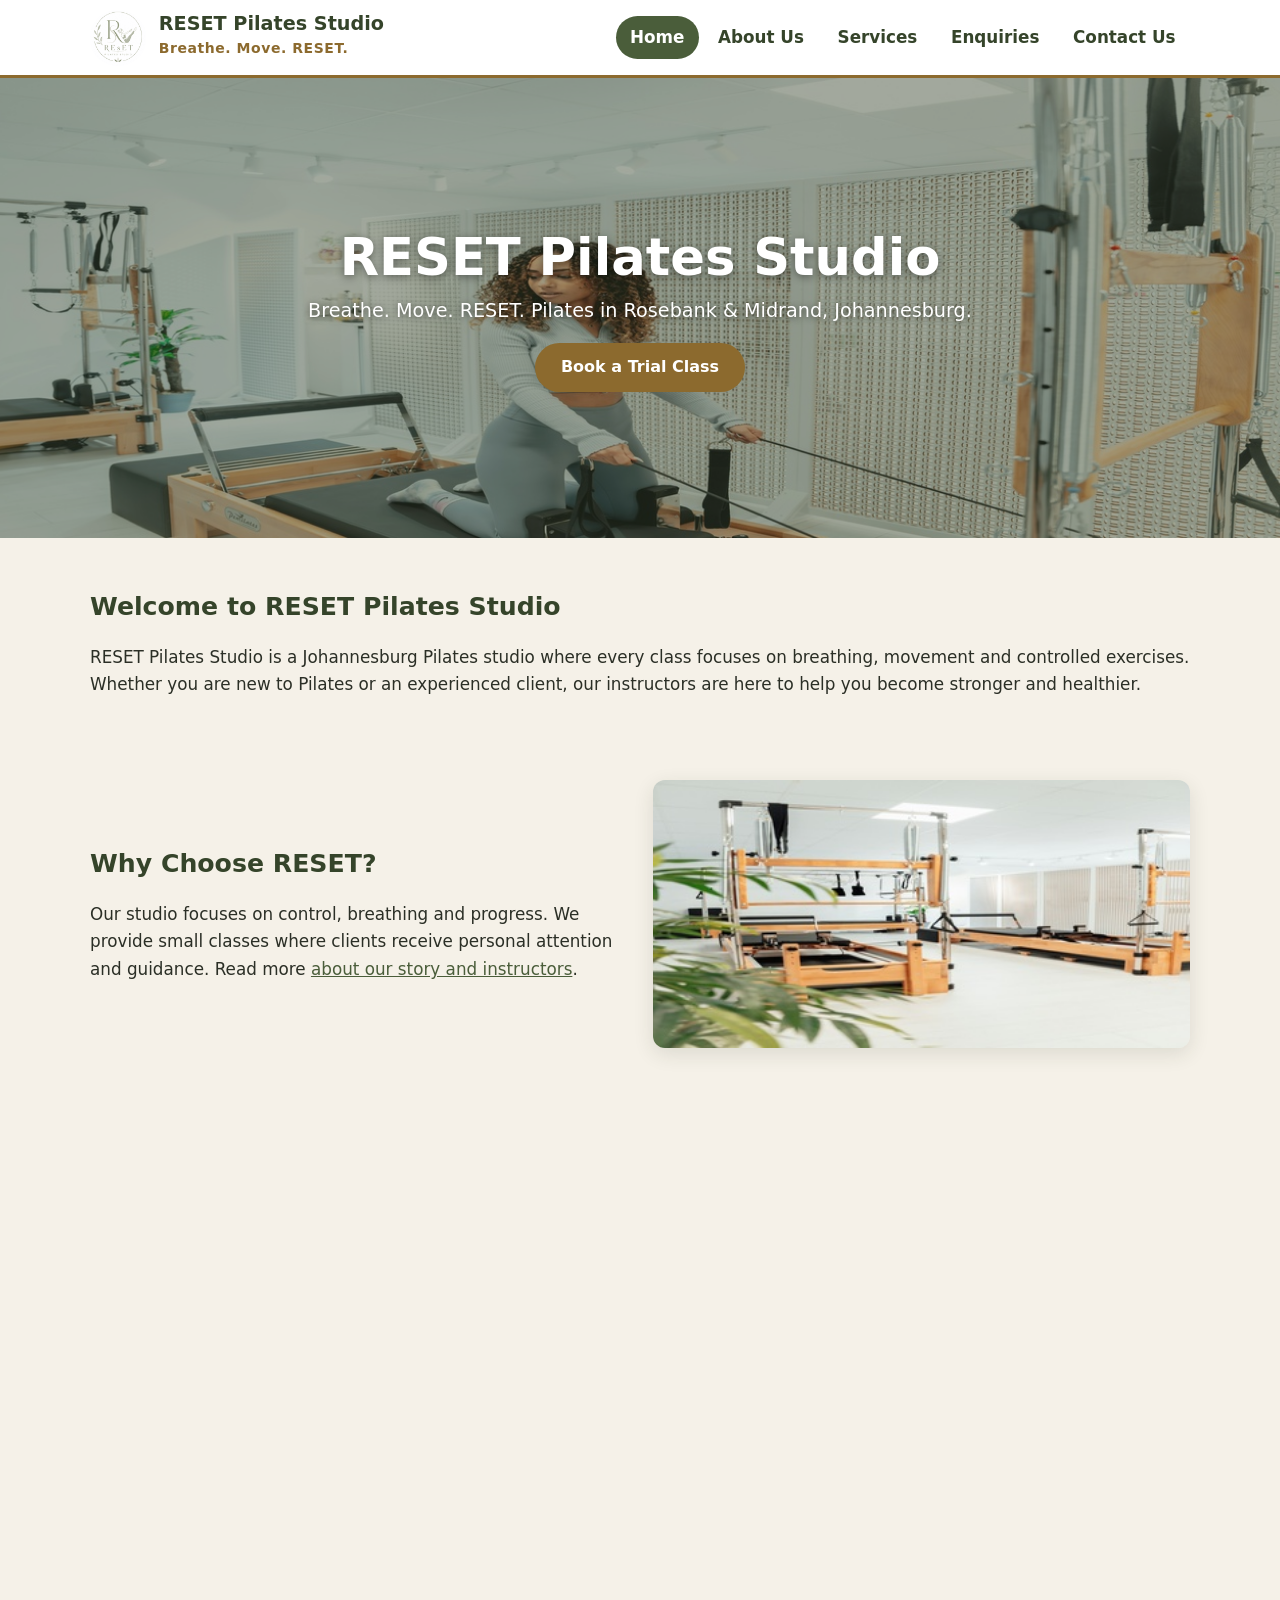
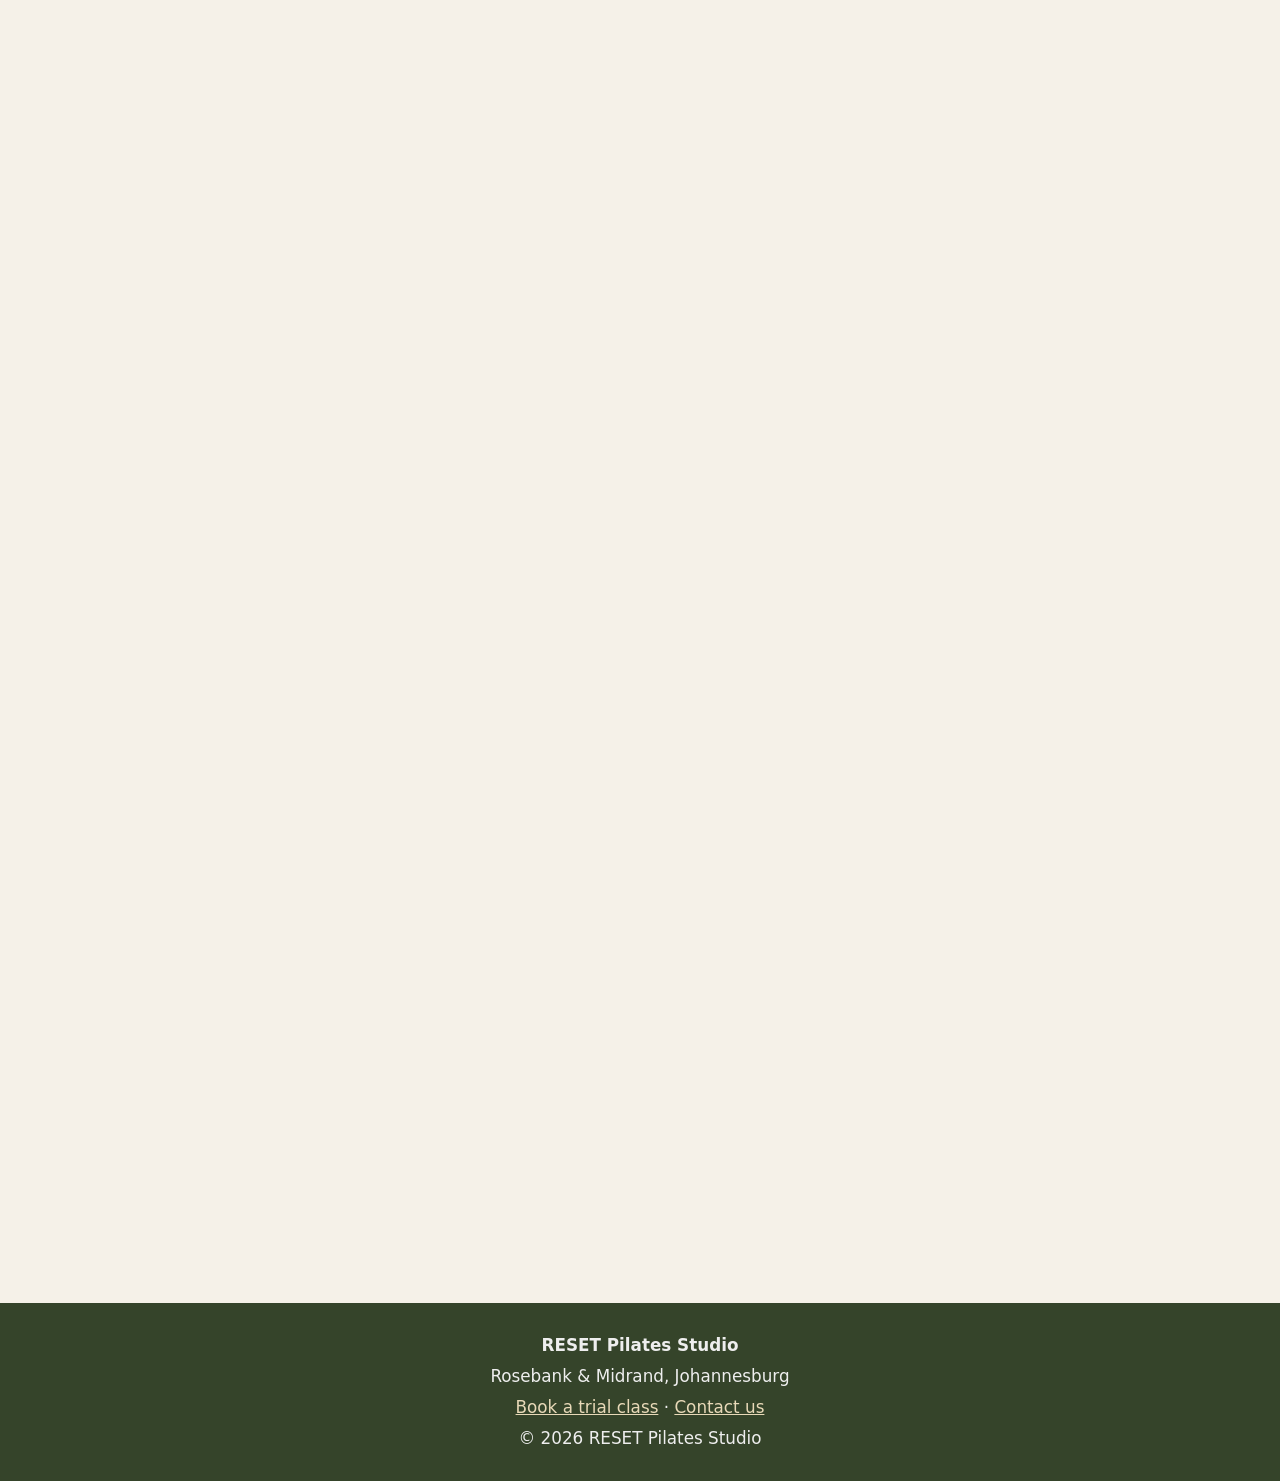
<file: index.html>
<!DOCTYPE html>
<html lang="en-ZA" class="no-js">
<head>
    <meta charset="UTF-8">
    <meta name="viewport" content="width=device-width, initial-scale=1.0">
    <title>RESET Pilates Studio | Mat & Reformer Pilates in Johannesburg</title>
    <meta name="description" content="RESET Pilates Studio offers mat, reformer and private Pilates classes in Rosebank and Midrand, Johannesburg. Book your trial class today.">
    <meta name="keywords" content="Pilates Johannesburg, reformer Pilates Rosebank, mat Pilates Midrand, Pilates studio Gauteng, private Pilates">
    <meta name="author" content="Thato Mbewe">
    <meta name="robots" content="index, follow">
    <meta http-equiv="Content-Security-Policy" content="default-src 'self'; script-src 'self'; style-src 'self' https://fonts.googleapis.com; font-src https://fonts.gstatic.com; img-src 'self' data:; connect-src 'self' https://formspree.io; object-src 'none'; base-uri 'self'; frame-ancestors 'self'; form-action 'self' mailto:">
    <meta name="referrer" content="strict-origin-when-cross-origin">
    <link rel="canonical" href="https://thatombewe733.github.io/WEDE5020_POE/">
    <link rel="icon" type="image/png" href="images/studiologo.png">
    <meta property="og:type" content="website">
    <meta property="og:site_name" content="RESET Pilates Studio">
    <meta property="og:title" content="RESET Pilates Studio | Mat & Reformer Pilates in Johannesburg">
    <meta property="og:description" content="RESET Pilates Studio offers mat, reformer and private Pilates classes in Rosebank and Midrand, Johannesburg. Book your trial class today.">
    <meta property="og:url" content="https://thatombewe733.github.io/WEDE5020_POE/">
    <meta property="og:image" content="https://thatombewe733.github.io/WEDE5020_POE/images/herophoto.png">
    <meta name="twitter:card" content="summary_large_image">
    <link rel="preconnect" href="https://fonts.googleapis.com">
    <link rel="preconnect" href="https://fonts.gstatic.com" crossorigin>
    <link rel="stylesheet" href="https://fonts.googleapis.com/css2?family=Lato:wght@400;700&family=Poppins:wght@500;600&display=swap">
    <link rel="stylesheet" href="css/styles.css">
    <script type="application/ld+json">
{
  "@context": "https://schema.org",
  "@type": "HealthClub",
  "name": "RESET Pilates Studio",
  "description": "Pilates studio in Johannesburg offering mat, reformer and private Pilates sessions.",
  "url": "https://thatombewe733.github.io/WEDE5020_POE/",
  "image": "https://thatombewe733.github.io/WEDE5020_POE/images/herophoto.png",
  "logo": "https://thatombewe733.github.io/WEDE5020_POE/images/studiologo.png",
  "priceRange": "R180 - R550",
  "location": [
    {
      "@type": "Place",
      "name": "Rosebank Studio",
      "telephone": "011 123 4567",
      "address": {
        "@type": "PostalAddress",
        "streetAddress": "Rosebank Mall, 50 Bath Avenue",
        "addressLocality": "Rosebank",
        "addressRegion": "Gauteng",
        "addressCountry": "ZA"
      }
    },
    {
      "@type": "Place",
      "name": "Midrand Studio",
      "telephone": "011 345 6543",
      "address": {
        "@type": "PostalAddress",
        "streetAddress": "Mall of Africa, Lone Creek Crescent & Magwa Crescent, Waterfall City",
        "addressLocality": "Midrand",
        "addressRegion": "Gauteng",
        "addressCountry": "ZA"
      }
    }
  ]
}
    </script>
</head>
<body>
    <a class="skip-link" href="#main">Skip to main content</a>

    <header class="site-header">
        <div class="container header-inner">
            <!-- Logo and studio name -->
            <a class="brand" href="index.html" aria-label="RESET Pilates Studio home">
                <img src="images/studiologo.png" alt="RESET Pilates Studio logo" width="56" height="56">
                <span><strong>RESET Pilates Studio</strong><small>Breathe. Move. RESET.</small></span>
            </a>
            <button class="nav-toggle" aria-expanded="false" aria-controls="site-nav">Menu</button>
            <nav class="main-nav" id="site-nav" aria-label="Main navigation">
                <ul><li><a href="index.html" aria-current="page">Home</a></li><li><a href="about.html">About Us</a></li><li><a href="services.html">Services</a></li><li><a href="enquiries.html">Enquiries</a></li><li><a href="contact.html">Contact Us</a></li></ul>
            </nav>
        </div>
    </header>

    <main id="main">
        <!-- Hero image and main heading -->
        <section class="hero">
            <img src="images/herophoto.png" alt="Client practising on a reformer machine in the bright RESET Pilates studio" width="1366" height="450">
            <div class="hero-text">
                <h1>RESET Pilates Studio</h1>
                <p>Breathe. Move. RESET. Pilates in Rosebank &amp; Midrand, Johannesburg.</p>
                <a class="btn" href="enquiries.html">Book a Trial Class</a>
            </div>
        </section>

        <div class="container">
            <section class="block reveal">
                <h2>Welcome to RESET Pilates Studio</h2>
                <p>RESET Pilates Studio is a Johannesburg Pilates studio where every class focuses on breathing, movement and controlled exercises. Whether you are new to Pilates or an experienced client, our instructors are here to help you become stronger and healthier.</p>
            </section>

            <section class="block two-col reveal">
                <div>
                    <h2>Why Choose RESET?</h2>
                    <p>Our studio focuses on control, breathing and progress. We provide small classes where clients receive personal attention and guidance. Read more <a href="about.html">about our story and instructors</a>.</p>
                </div>
                <!-- Small image -->
                <img class="photo" src="images/smallphoto.png" alt="Two wooden reformers surrounded by plants in the RESET studio" width="400" height="200" loading="lazy">
            </section>

            <section class="block two-col reveal">
                <!-- Large image -->
                <img class="photo" src="images/largephoto.png" alt="Wall of Pilates rings, stability balls, resistance bars and hand weights" width="400" height="800" loading="lazy">
                <div>
                    <h2>Our Pilates Classes</h2>
                    <h3>Mat Pilates</h3>
                    <p>Bodyweight Pilates focused on core strength and posture.</p>
                    <h3>Reformer Pilates</h3>
                    <p>Pilates exercises using a reformer machine to improve strength and control.</p>
                    <h3>Private Sessions</h3>
                    <p>One-on-one Pilates sessions designed around individual goals.</p>
                    <p><a class="btn btn-secondary" href="services.html">See classes &amp; pricing</a></p>
                </div>
            </section>

            <section class="block reveal">
                <h2>Inside the Studio</h2>
                <p>Select a photo to view it larger.</p>
                <div class="gallery" data-gallery></div>
            </section>

            <section class="block reveal">
                <h2>Ready to Press Reset?</h2>
                <p>Contact us today to learn more about our classes or book your first Pilates session.</p>
                <a class="btn" href="enquiries.html">Book a Trial Class</a>
            </section>
        </div>
    </main>

    <!-- Lightbox for the photo gallery -->
    <div class="lightbox" role="dialog" aria-modal="true" aria-label="Photo viewer">
        <button class="lb-btn lb-close" type="button" aria-label="Close photo">&times;</button>
        <button class="lb-btn lb-prev" type="button" aria-label="Previous photo">&#8249;</button>
        <img src="images/herophoto.png" alt="">
        <p></p>
        <button class="lb-btn lb-next" type="button" aria-label="Next photo">&#8250;</button>
    </div>

    <footer class="site-footer">
        <div class="container">
            <!-- Address of the studio -->
            <p><strong>RESET Pilates Studio</strong></p>
            <p>Rosebank &amp; Midrand, Johannesburg</p>
            <p><a href="enquiries.html">Book a trial class</a> &middot; <a href="contact.html">Contact us</a></p>
            <p>&copy; 2026 RESET Pilates Studio</p>
        </div>
    </footer>
    <script src="js/data.js"></script>
    <script src="js/main.js"></script>
</body>
</html>
</file>
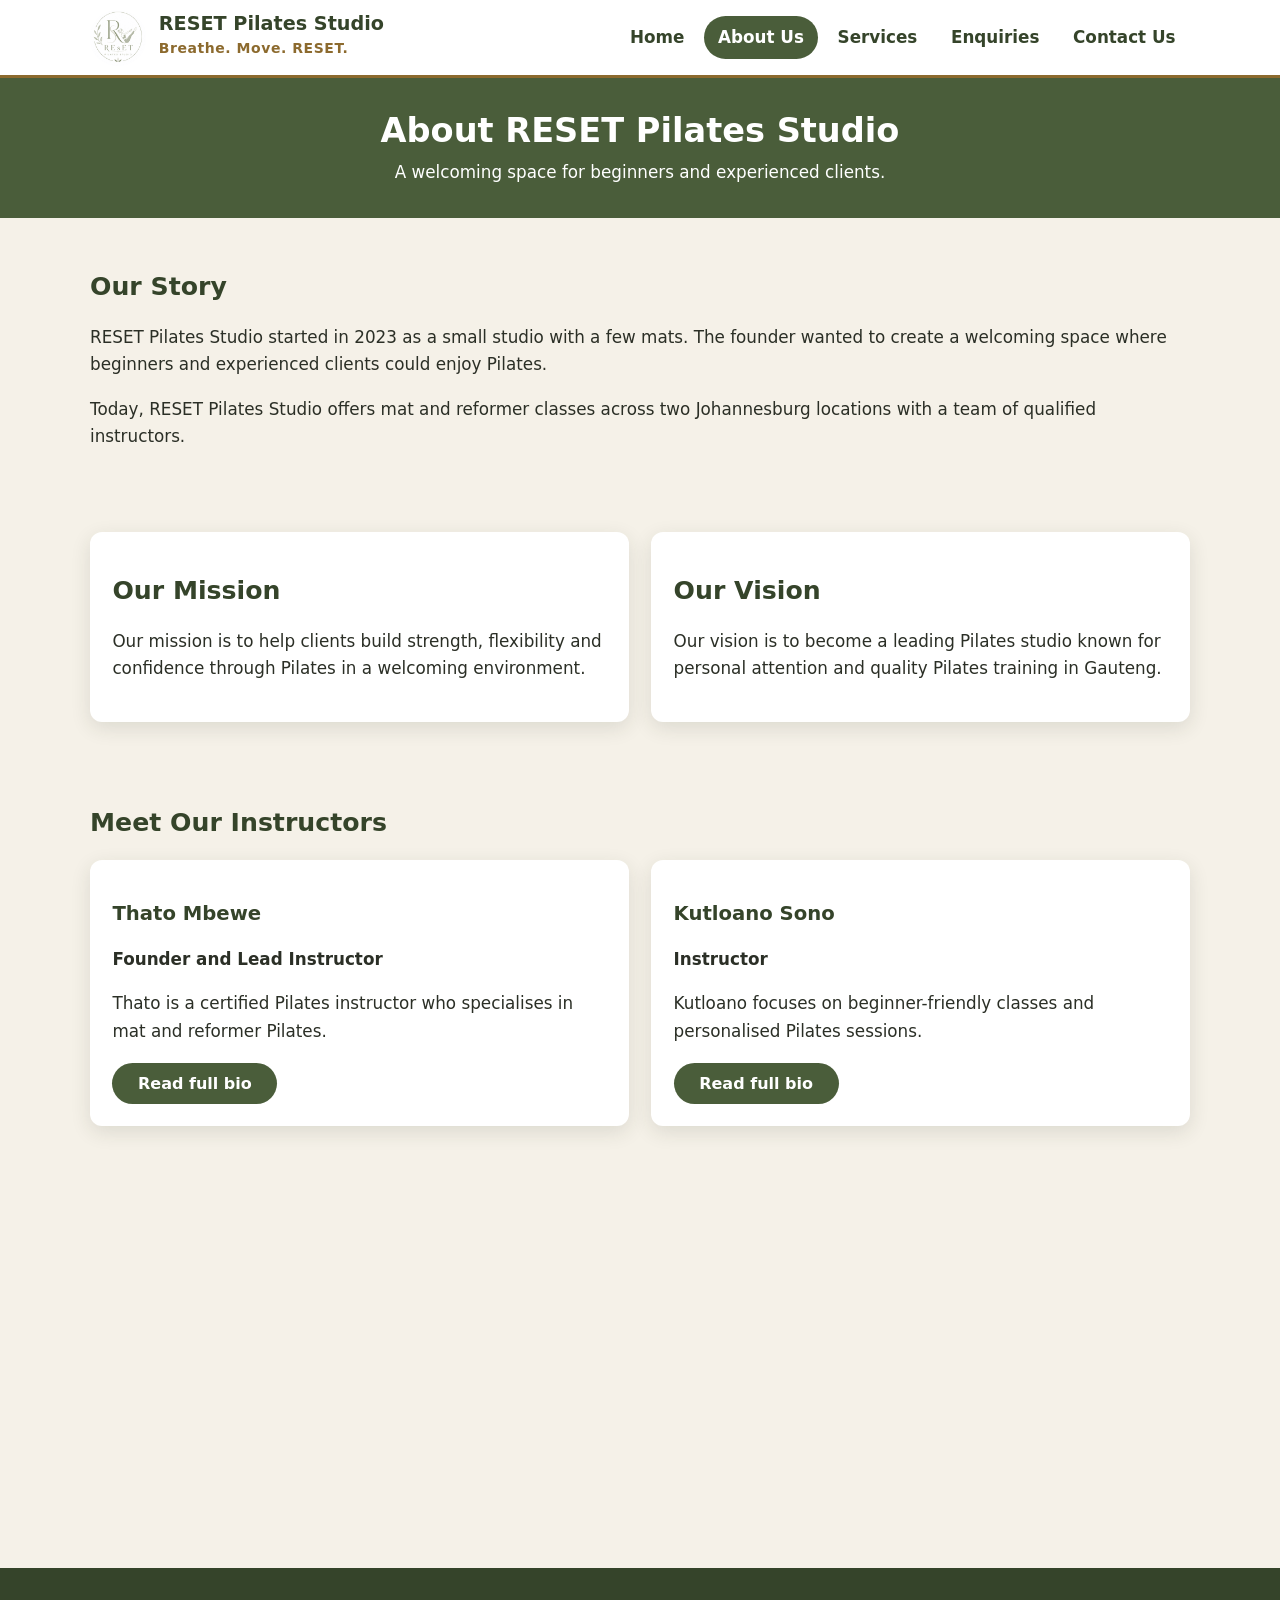
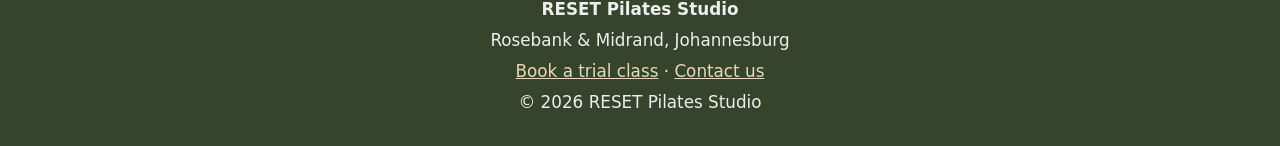
<file: about.html>
<!DOCTYPE html>
<html lang="en-ZA" class="no-js">
<head>
    <meta charset="UTF-8">
    <meta name="viewport" content="width=device-width, initial-scale=1.0">
    <title>About Us | RESET Pilates Studio Johannesburg</title>
    <meta name="description" content="Learn how RESET Pilates Studio started in 2023, our mission and vision, and meet our certified Pilates instructors in Rosebank and Midrand.">
    <meta name="keywords" content="about RESET Pilates, Pilates instructors Johannesburg, certified Pilates instructor, Pilates studio story">
    <meta name="author" content="Thato Mbewe">
    <meta name="robots" content="index, follow">
    <meta http-equiv="Content-Security-Policy" content="default-src 'self'; script-src 'self'; style-src 'self' https://fonts.googleapis.com; font-src https://fonts.gstatic.com; img-src 'self' data:; connect-src 'self' https://formspree.io; object-src 'none'; base-uri 'self'; frame-ancestors 'self'; form-action 'self' mailto:">
    <meta name="referrer" content="strict-origin-when-cross-origin">
    <link rel="canonical" href="https://thatombewe733.github.io/WEDE5020_POE/about.html">
    <link rel="icon" type="image/png" href="images/studiologo.png">
    <meta property="og:type" content="website">
    <meta property="og:site_name" content="RESET Pilates Studio">
    <meta property="og:title" content="About Us | RESET Pilates Studio Johannesburg">
    <meta property="og:description" content="Learn how RESET Pilates Studio started in 2023, our mission and vision, and meet our certified Pilates instructors in Rosebank and Midrand.">
    <meta property="og:url" content="https://thatombewe733.github.io/WEDE5020_POE/about.html">
    <meta property="og:image" content="https://thatombewe733.github.io/WEDE5020_POE/images/herophoto.png">
    <meta name="twitter:card" content="summary_large_image">
    <link rel="preconnect" href="https://fonts.googleapis.com">
    <link rel="preconnect" href="https://fonts.gstatic.com" crossorigin>
    <link rel="stylesheet" href="https://fonts.googleapis.com/css2?family=Lato:wght@400;700&family=Poppins:wght@500;600&display=swap">
    <link rel="stylesheet" href="css/styles.css">
</head>
<body>
    <a class="skip-link" href="#main">Skip to main content</a>

    <header class="site-header">
        <div class="container header-inner">
            <!-- Logo and studio name -->
            <a class="brand" href="index.html" aria-label="RESET Pilates Studio home">
                <img src="images/studiologo.png" alt="RESET Pilates Studio logo" width="56" height="56">
                <span><strong>RESET Pilates Studio</strong><small>Breathe. Move. RESET.</small></span>
            </a>
            <button class="nav-toggle" aria-expanded="false" aria-controls="site-nav">Menu</button>
            <nav class="main-nav" id="site-nav" aria-label="Main navigation">
                <ul><li><a href="index.html">Home</a></li><li><a href="about.html" aria-current="page">About Us</a></li><li><a href="services.html">Services</a></li><li><a href="enquiries.html">Enquiries</a></li><li><a href="contact.html">Contact Us</a></li></ul>
            </nav>
        </div>
    </header>

    <main id="main">
        <div class="page-title"><div class="container">
            <h1>About RESET Pilates Studio</h1>
            <p>A welcoming space for beginners and experienced clients.</p>
        </div></div>

        <div class="container">
            <!-- How the studio started -->
            <section class="block reveal">
                <h2>Our Story</h2>
                <p>RESET Pilates Studio started in 2023 as a small studio with a few mats. The founder wanted to create a welcoming space where beginners and experienced clients could enjoy Pilates.</p>
                <p>Today, RESET Pilates Studio offers mat and reformer classes across two Johannesburg locations with a team of qualified instructors.</p>
            </section>

            <section class="block grid reveal">
                <div class="card">
                    <h2>Our Mission</h2>
                    <p>Our mission is to help clients build strength, flexibility and confidence through Pilates in a welcoming environment.</p>
                </div>
                <div class="card">
                    <h2>Our Vision</h2>
                    <p>Our vision is to become a leading Pilates studio known for personal attention and quality Pilates training in Gauteng.</p>
                </div>
            </section>

            <!-- Founder and instructor -->
            <section class="block reveal">
                <h2>Meet Our Instructors</h2>
                <div class="grid">
                    <article class="card">
                        <h3>Thato Mbewe</h3>
                        <p><strong>Founder and Lead Instructor</strong></p>
                        <p>Thato is a certified Pilates instructor who specialises in mat and reformer Pilates.</p>
                        <button class="btn btn-secondary" type="button" data-modal-open="bio-thato">Read full bio</button>
                    </article>
                    <article class="card">
                        <h3>Kutloano Sono</h3>
                        <p><strong>Instructor</strong></p>
                        <p>Kutloano focuses on beginner-friendly classes and personalised Pilates sessions.</p>
                        <button class="btn btn-secondary" type="button" data-modal-open="bio-kutloano">Read full bio</button>
                    </article>
                </div>
            </section>

            <section class="block reveal">
                <h2>Take a Look Around</h2>
                <div class="gallery" data-gallery></div>
            </section>
        </div>
    </main>

    <!-- Instructor bio modals -->
    <div class="modal" id="bio-thato" role="dialog" aria-modal="true" aria-labelledby="bio-thato-title">
        <div class="modal-box">
            <button class="modal-close" type="button" aria-label="Close">&times;</button>
            <h2 id="bio-thato-title">Thato Mbewe</h2>
            <p>Founder and Lead Instructor. Thato began teaching in a small rented room and grew RESET through word-of-mouth referrals. She specialises in mat and reformer Pilates, with a focus on low-impact strength and mobility for people recovering from injury.</p>
        </div>
    </div>
    <div class="modal" id="bio-kutloano" role="dialog" aria-modal="true" aria-labelledby="bio-kutloano-title">
        <div class="modal-box">
            <button class="modal-close" type="button" aria-label="Close">&times;</button>
            <h2 id="bio-kutloano-title">Kutloano Sono</h2>
            <p>Instructor. Kutloano leads our beginner-friendly classes and one-on-one sessions, helping new clients learn the fundamentals of breathing and control with confidence.</p>
        </div>
    </div>

    <!-- Lightbox for the photo gallery -->
    <div class="lightbox" role="dialog" aria-modal="true" aria-label="Photo viewer">
        <button class="lb-btn lb-close" type="button" aria-label="Close photo">&times;</button>
        <button class="lb-btn lb-prev" type="button" aria-label="Previous photo">&#8249;</button>
        <img src="images/herophoto.png" alt="">
        <p></p>
        <button class="lb-btn lb-next" type="button" aria-label="Next photo">&#8250;</button>
    </div>

    <footer class="site-footer">
        <div class="container">
            <!-- Address of the studio -->
            <p><strong>RESET Pilates Studio</strong></p>
            <p>Rosebank &amp; Midrand, Johannesburg</p>
            <p><a href="enquiries.html">Book a trial class</a> &middot; <a href="contact.html">Contact us</a></p>
            <p>&copy; 2026 RESET Pilates Studio</p>
        </div>
    </footer>
    <script src="js/data.js"></script>
    <script src="js/main.js"></script>
</body>
</html>
</file>
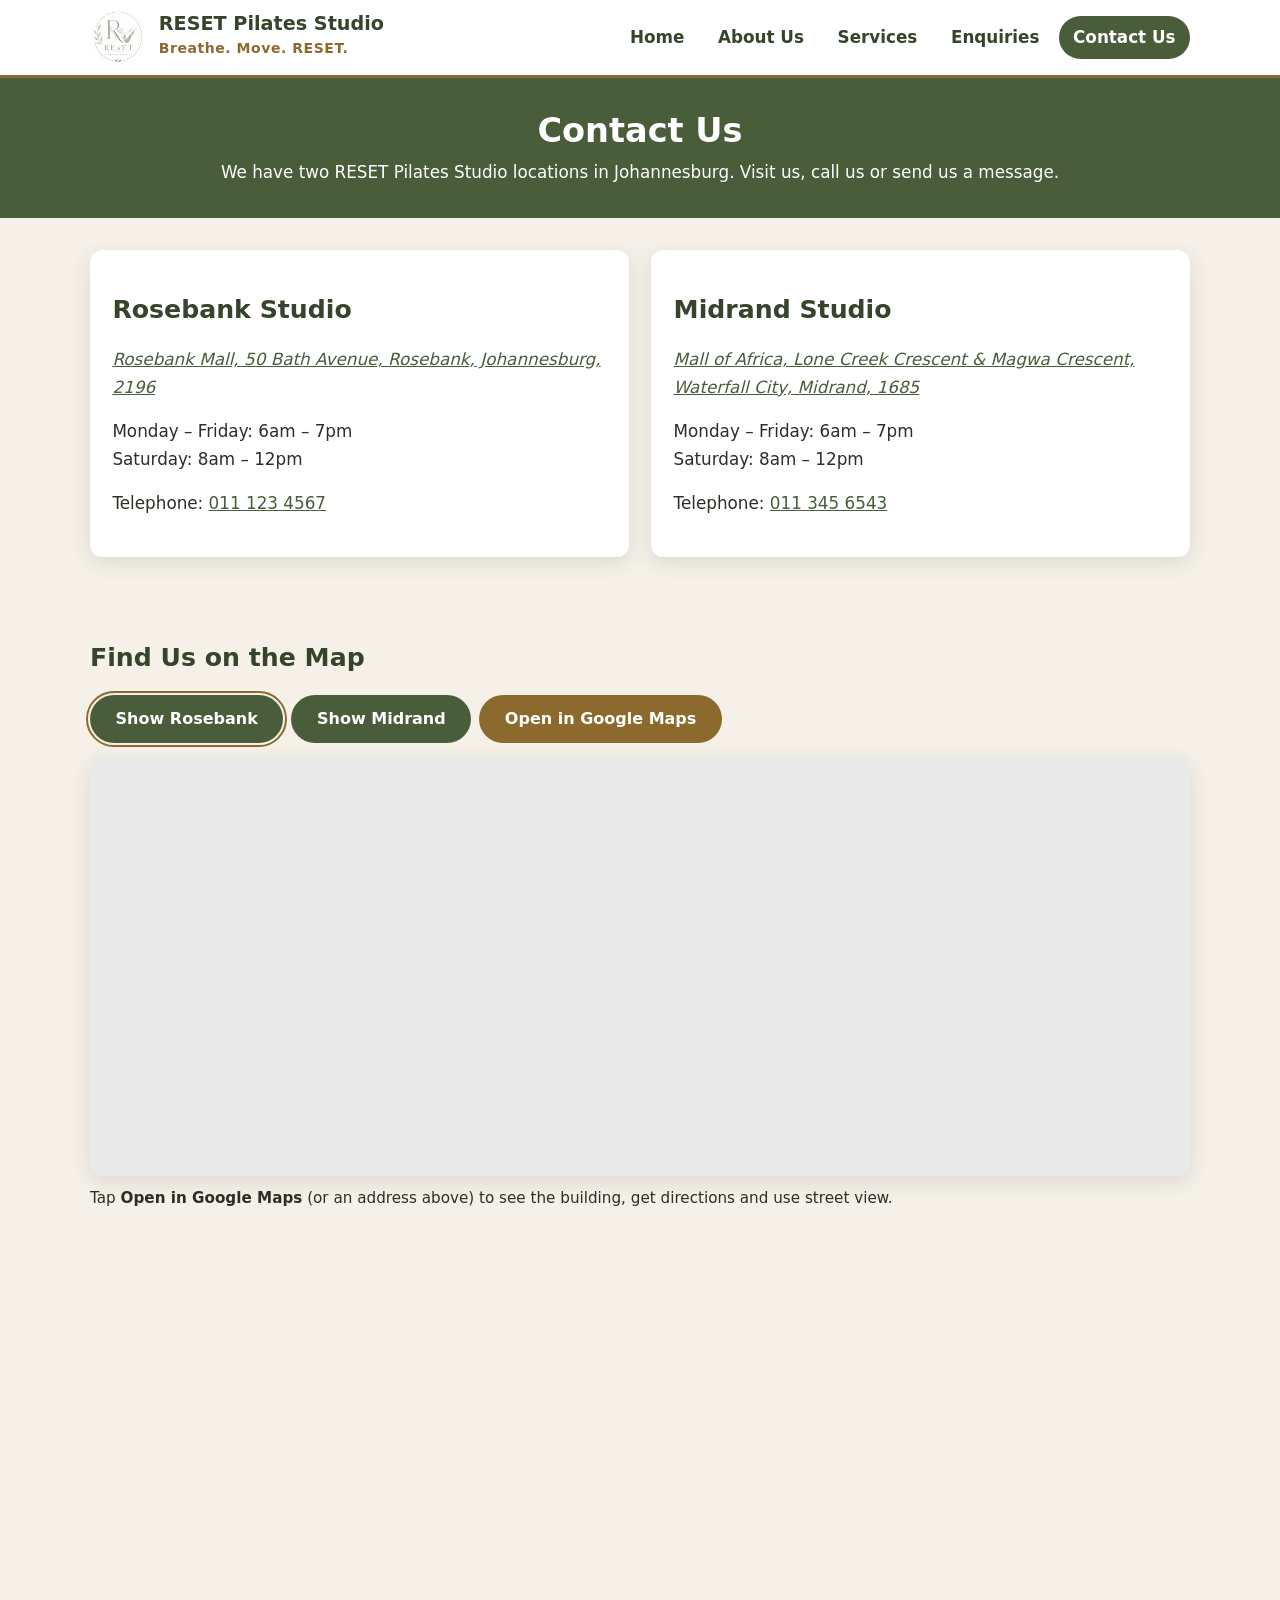
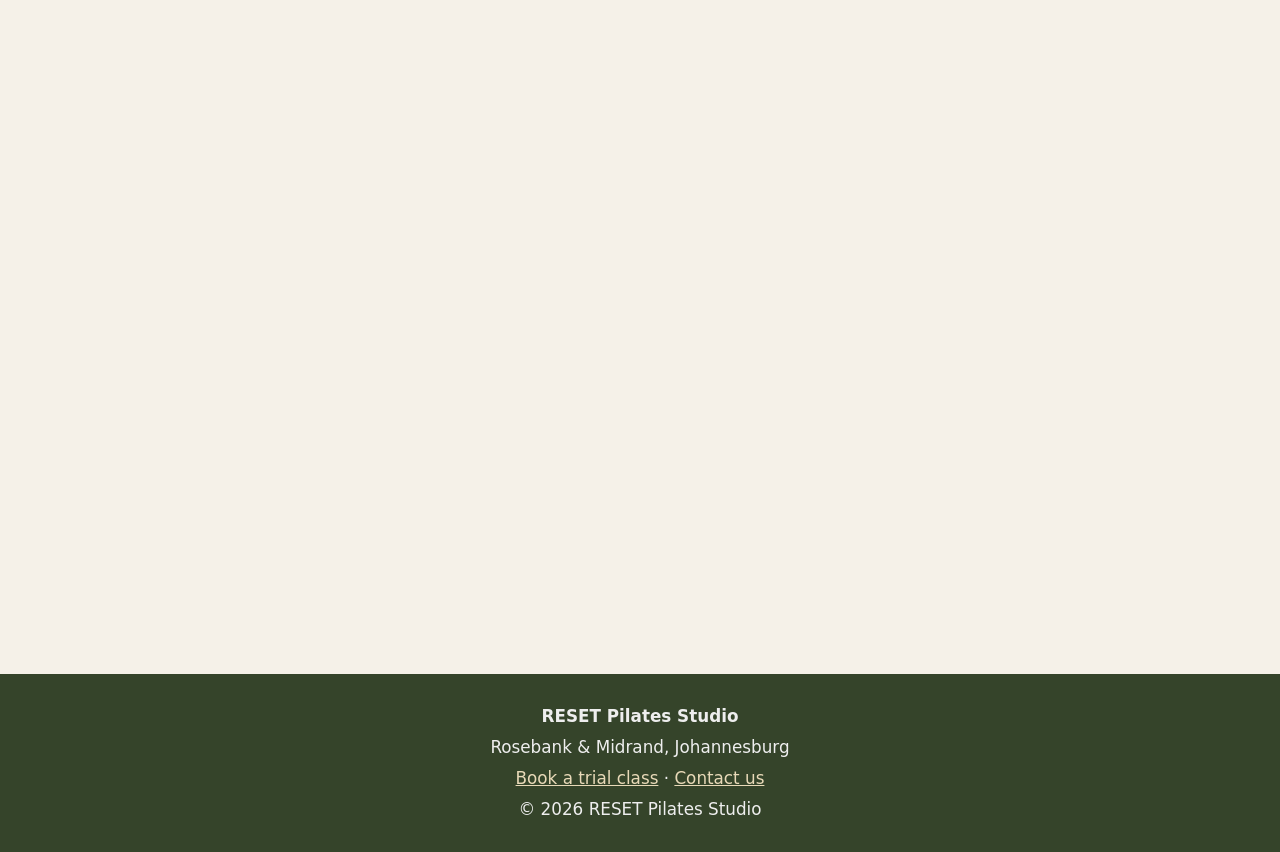
<file: contact.html>
<!DOCTYPE html>
<html lang="en-ZA" class="no-js">
<head>
    <meta charset="UTF-8">
    <meta name="viewport" content="width=device-width, initial-scale=1.0">
    <title>Contact Us | RESET Pilates Studio Rosebank & Midrand</title>
    <meta name="description" content="Find RESET Pilates Studio in Rosebank and Midrand, Johannesburg. See our address, opening hours, phone numbers and map, or send us a message.">
    <meta name="keywords" content="contact RESET Pilates, Pilates Rosebank address, Pilates Midrand address, Pilates studio opening hours">
    <meta name="author" content="Thato Mbewe">
    <meta name="robots" content="index, follow">
    <meta http-equiv="Content-Security-Policy" content="default-src 'self'; script-src 'self'; style-src 'self' https://fonts.googleapis.com; font-src https://fonts.gstatic.com; img-src 'self' data:; frame-src https://www.google.com; connect-src 'self' https://formspree.io; object-src 'none'; base-uri 'self'; frame-ancestors 'self'; form-action 'self' mailto:">
    <meta name="referrer" content="strict-origin-when-cross-origin">
    <link rel="canonical" href="https://thatombewe733.github.io/WEDE5020_POE/contact.html">
    <link rel="icon" type="image/png" href="images/studiologo.png">
    <meta property="og:type" content="website">
    <meta property="og:site_name" content="RESET Pilates Studio">
    <meta property="og:title" content="Contact Us | RESET Pilates Studio Rosebank & Midrand">
    <meta property="og:description" content="Find RESET Pilates Studio in Rosebank and Midrand, Johannesburg. See our address, opening hours, phone numbers and map, or send us a message.">
    <meta property="og:url" content="https://thatombewe733.github.io/WEDE5020_POE/contact.html">
    <meta property="og:image" content="https://thatombewe733.github.io/WEDE5020_POE/images/herophoto.png">
    <meta name="twitter:card" content="summary_large_image">
    <link rel="preconnect" href="https://fonts.googleapis.com">
    <link rel="preconnect" href="https://fonts.gstatic.com" crossorigin>
    <link rel="stylesheet" href="https://fonts.googleapis.com/css2?family=Lato:wght@400;700&family=Poppins:wght@500;600&display=swap">
    <link rel="stylesheet" href="css/styles.css">
    <script type="application/ld+json">
{
  "@context": "https://schema.org",
  "@type": "HealthClub",
  "name": "RESET Pilates Studio",
  "description": "Pilates studio in Johannesburg offering mat, reformer and private Pilates sessions.",
  "url": "https://thatombewe733.github.io/WEDE5020_POE/",
  "image": "https://thatombewe733.github.io/WEDE5020_POE/images/herophoto.png",
  "logo": "https://thatombewe733.github.io/WEDE5020_POE/images/studiologo.png",
  "priceRange": "R180 - R550",
  "location": [
    {
      "@type": "Place",
      "name": "Rosebank Studio",
      "telephone": "011 123 4567",
      "address": {
        "@type": "PostalAddress",
        "streetAddress": "Rosebank Mall, 50 Bath Avenue",
        "addressLocality": "Rosebank",
        "addressRegion": "Gauteng",
        "addressCountry": "ZA"
      }
    },
    {
      "@type": "Place",
      "name": "Midrand Studio",
      "telephone": "011 345 6543",
      "address": {
        "@type": "PostalAddress",
        "streetAddress": "Mall of Africa, Lone Creek Crescent & Magwa Crescent, Waterfall City",
        "addressLocality": "Midrand",
        "addressRegion": "Gauteng",
        "addressCountry": "ZA"
      }
    }
  ]
}
    </script>
</head>
<body>
    <a class="skip-link" href="#main">Skip to main content</a>

    <header class="site-header">
        <div class="container header-inner">
            <!-- Logo and studio name -->
            <a class="brand" href="index.html" aria-label="RESET Pilates Studio home">
                <img src="images/studiologo.png" alt="RESET Pilates Studio logo" width="56" height="56">
                <span><strong>RESET Pilates Studio</strong><small>Breathe. Move. RESET.</small></span>
            </a>
            <button class="nav-toggle" aria-expanded="false" aria-controls="site-nav">Menu</button>
            <nav class="main-nav" id="site-nav" aria-label="Main navigation">
                <ul><li><a href="index.html">Home</a></li><li><a href="about.html">About Us</a></li><li><a href="services.html">Services</a></li><li><a href="enquiries.html">Enquiries</a></li><li><a href="contact.html" aria-current="page">Contact Us</a></li></ul>
            </nav>
        </div>
    </header>

    <main id="main">
        <div class="page-title"><div class="container">
            <h1>Contact Us</h1>
            <p>We have two RESET Pilates Studio locations in Johannesburg. Visit us, call us or send us a message.</p>
        </div></div>

        <div class="container">
            <section class="block grid reveal">
                <!-- First address -->
                <div class="card">
                    <h2>Rosebank Studio</h2>
                    <address><a href="https://www.google.com/maps/search/?api=1&amp;query=Rosebank+Mall+50+Bath+Avenue+Rosebank+Johannesburg" target="_blank" rel="noopener noreferrer" title="Open in Google Maps">Rosebank Mall, 50 Bath Avenue, Rosebank, Johannesburg, 2196</a></address>
                    <p>Monday &ndash; Friday: 6am &ndash; 7pm<br>Saturday: 8am &ndash; 12pm</p>
                    <p>Telephone: <a href="tel:+27111234567">011 123 4567</a></p>
                </div>
                <!-- Second address -->
                <div class="card">
                    <h2>Midrand Studio</h2>
                    <address><a href="https://www.google.com/maps/search/?api=1&amp;query=Mall+of+Africa+Waterfall+City+Midrand" target="_blank" rel="noopener noreferrer" title="Open in Google Maps">Mall of Africa, Lone Creek Crescent &amp; Magwa Crescent, Waterfall City, Midrand, 1685</a></address>
                    <p>Monday &ndash; Friday: 6am &ndash; 7pm<br>Saturday: 8am &ndash; 12pm</p>
                    <p>Telephone: <a href="tel:+27113456543">011 345 6543</a></p>
                </div>
            </section>

            <section class="block reveal">
                <h2>Find Us on the Map</h2>
                <div class="map-switch">
                    <button class="btn btn-secondary" type="button" data-map-go="rosebank" aria-pressed="true">Show Rosebank</button>
                    <button class="btn btn-secondary" type="button" data-map-go="midrand" aria-pressed="false">Show Midrand</button>
                    <a class="btn" id="map-open" href="https://www.google.com/maps/search/?api=1&amp;query=Rosebank+Mall+50+Bath+Avenue+Rosebank+Johannesburg" target="_blank" rel="noopener noreferrer">Open in Google Maps</a>
                </div>
                <div id="map" role="region" aria-label="Google Map of RESET Pilates Studio locations">
                    <iframe id="map-frame" title="Google Map showing RESET Pilates Studio" loading="lazy" referrerpolicy="no-referrer-when-downgrade" allowfullscreen
                        src="https://www.google.com/maps?q=Rosebank+Mall,+50+Bath+Avenue,+Rosebank,+Johannesburg&amp;z=17&amp;output=embed"></iframe>
                </div>
                <p class="map-hint">Tap <strong>Open in Google Maps</strong> (or an address above) to see the building, get directions and use street view.</p>
            </section>

            <section class="block reveal">
                <div class="card form-card">
                    <h2>Send Us a Message</h2>
                    <form id="contact-form" novalidate>
                    <div class="field">
                        <label for="contactName">Full Name</label>
                        <input type="text" id="contactName" name="contactName" autocomplete="name" required minlength="2" maxlength="60">
                        
                        <p class="error-msg" id="contactName-error" aria-live="polite"></p>
                    </div>
                    <div class="field">
                        <label for="contactEmail">Email Address</label>
                        <input type="email" id="contactEmail" name="contactEmail" autocomplete="email" required>
                        
                        <p class="error-msg" id="contactEmail-error" aria-live="polite"></p>
                    </div>
                    <div class="field">
                        <label for="contactPhone">Phone Number (optional)</label>
                        <input type="tel" id="contactPhone" name="contactPhone" autocomplete="tel" placeholder="082 123 4567">
                        
                        <p class="error-msg" id="contactPhone-error" aria-live="polite"></p>
                    </div>
                    <div class="field">
                        <label for="contactType">Type of message</label>
                        <select id="contactType" name="contactType" required>
                            <option value="">Please choose</option>
                            <option value="general">General question</option>
                            <option value="feedback">Feedback</option>
                            <option value="complaint">Complaint</option>
                            <option value="media">Media or partnership</option>
                        </select>
                        
                        <p class="error-msg" id="contactType-error" aria-live="polite"></p>
                    </div>
                    <div class="field">
                        <label for="contactMessage">Message</label>
                        <textarea id="contactMessage" name="contactMessage" rows="5" required minlength="10" maxlength="500"></textarea>
                        <span class="hint" id="contactMessage-hint"><span id="contactMessage-count">0 / 500 characters</span></span>
                        <p class="error-msg" id="contactMessage-error" aria-live="polite"></p>
                    </div>
                        <div class="hp" aria-hidden="true"><label for="website">Leave this field empty</label>
                            <input type="text" id="website" name="website" tabindex="-1" autocomplete="off"></div>
                        <button class="btn" type="submit">Prepare Message</button>
                    </form>
                    <div class="form-status" id="contact-status" role="status"></div>
                </div>
            </section>
        </div>
    </main>

    <footer class="site-footer">
        <div class="container">
            <!-- Address of the studio -->
            <p><strong>RESET Pilates Studio</strong></p>
            <p>Rosebank &amp; Midrand, Johannesburg</p>
            <p><a href="enquiries.html">Book a trial class</a> &middot; <a href="contact.html">Contact us</a></p>
            <p>&copy; 2026 RESET Pilates Studio</p>
        </div>
    </footer>
    <script src="js/data.js"></script>
    <script src="js/main.js"></script>
</body>
</html>
</file>
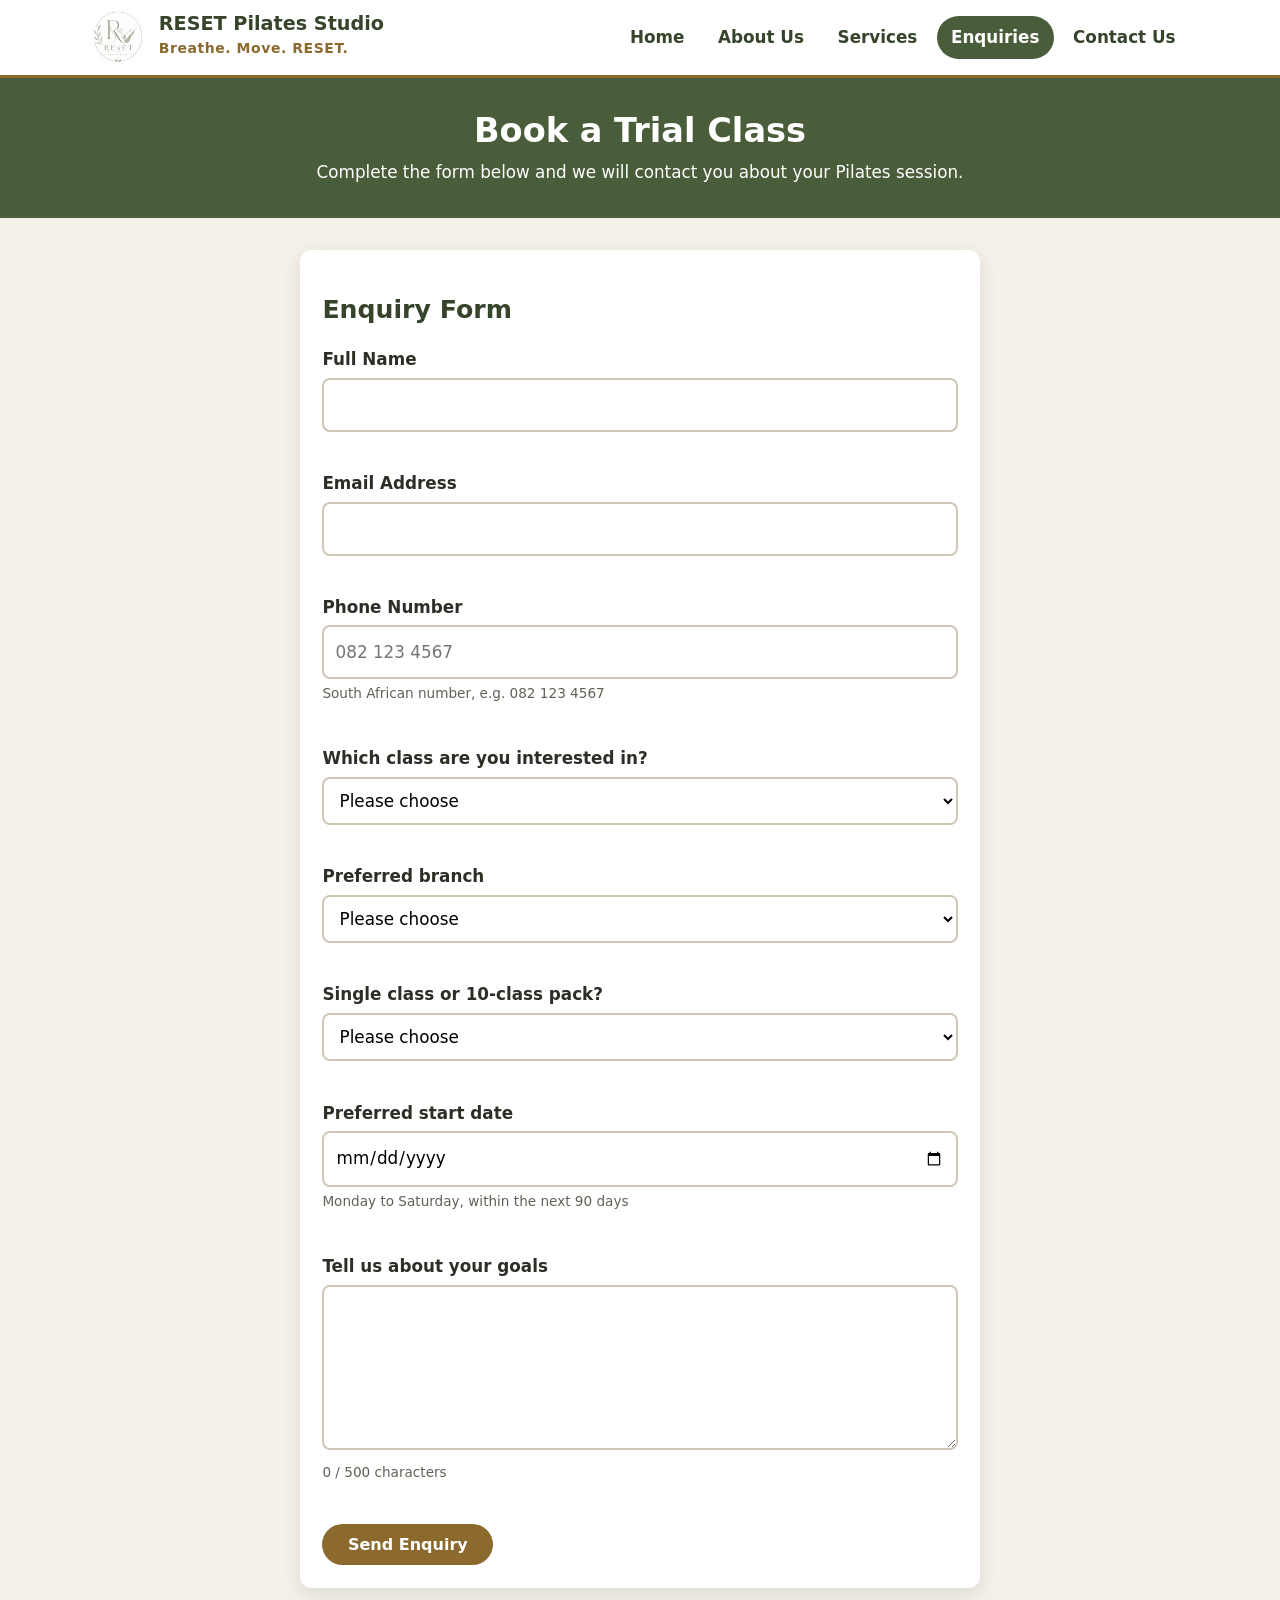
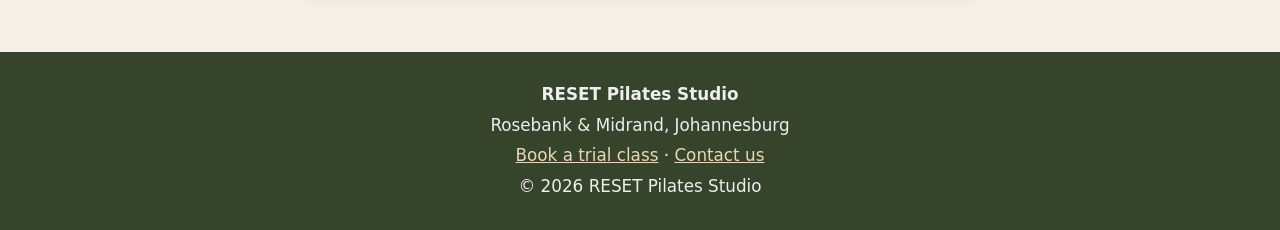
<file: enquiries.html>
<!DOCTYPE html>
<html lang="en-ZA" class="no-js">
<head>
    <meta charset="UTF-8">
    <meta name="viewport" content="width=device-width, initial-scale=1.0">
    <title>Book a Trial Class | Enquiries | RESET Pilates Studio</title>
    <meta name="description" content="Enquire about Pilates classes, pricing and availability at RESET Pilates Studio in Rosebank and Midrand, and book your trial class online.">
    <meta name="keywords" content="book Pilates trial class, Pilates enquiry Johannesburg, Pilates class availability">
    <meta name="author" content="Thato Mbewe">
    <meta name="robots" content="index, follow">
    <meta http-equiv="Content-Security-Policy" content="default-src 'self'; script-src 'self'; style-src 'self' https://fonts.googleapis.com; font-src https://fonts.gstatic.com; img-src 'self' data:; connect-src 'self' https://formspree.io; object-src 'none'; base-uri 'self'; frame-ancestors 'self'; form-action 'self' mailto:">
    <meta name="referrer" content="strict-origin-when-cross-origin">
    <link rel="canonical" href="https://thatombewe733.github.io/WEDE5020_POE/enquiries.html">
    <link rel="icon" type="image/png" href="images/studiologo.png">
    <meta property="og:type" content="website">
    <meta property="og:site_name" content="RESET Pilates Studio">
    <meta property="og:title" content="Book a Trial Class | Enquiries | RESET Pilates Studio">
    <meta property="og:description" content="Enquire about Pilates classes, pricing and availability at RESET Pilates Studio in Rosebank and Midrand, and book your trial class online.">
    <meta property="og:url" content="https://thatombewe733.github.io/WEDE5020_POE/enquiries.html">
    <meta property="og:image" content="https://thatombewe733.github.io/WEDE5020_POE/images/herophoto.png">
    <meta name="twitter:card" content="summary_large_image">
    <link rel="preconnect" href="https://fonts.googleapis.com">
    <link rel="preconnect" href="https://fonts.gstatic.com" crossorigin>
    <link rel="stylesheet" href="https://fonts.googleapis.com/css2?family=Lato:wght@400;700&family=Poppins:wght@500;600&display=swap">
    <link rel="stylesheet" href="css/styles.css">
</head>
<body>
    <a class="skip-link" href="#main">Skip to main content</a>

    <header class="site-header">
        <div class="container header-inner">
            <!-- Logo and studio name -->
            <a class="brand" href="index.html" aria-label="RESET Pilates Studio home">
                <img src="images/studiologo.png" alt="RESET Pilates Studio logo" width="56" height="56">
                <span><strong>RESET Pilates Studio</strong><small>Breathe. Move. RESET.</small></span>
            </a>
            <button class="nav-toggle" aria-expanded="false" aria-controls="site-nav">Menu</button>
            <nav class="main-nav" id="site-nav" aria-label="Main navigation">
                <ul><li><a href="index.html">Home</a></li><li><a href="about.html">About Us</a></li><li><a href="services.html">Services</a></li><li><a href="enquiries.html" aria-current="page">Enquiries</a></li><li><a href="contact.html">Contact Us</a></li></ul>
            </nav>
        </div>
    </header>

    <main id="main">
        <div class="page-title"><div class="container">
            <h1>Book a Trial Class</h1>
            <p>Complete the form below and we will contact you about your Pilates session.</p>
        </div></div>

        <div class="container">
            <section class="block">
                <div class="card form-card">
                    <h2>Enquiry Form</h2>
                    <form id="enquiry-form" novalidate>
                    <div class="field">
                        <label for="name">Full Name</label>
                        <input type="text" id="name" name="name" autocomplete="name" required minlength="2" maxlength="60">
                        
                        <p class="error-msg" id="name-error" aria-live="polite"></p>
                    </div>
                    <div class="field">
                        <label for="email">Email Address</label>
                        <input type="email" id="email" name="email" autocomplete="email" required>
                        
                        <p class="error-msg" id="email-error" aria-live="polite"></p>
                    </div>
                    <div class="field">
                        <label for="phone">Phone Number</label>
                        <input type="tel" id="phone" name="phone" autocomplete="tel" required placeholder="082 123 4567">
                        <span class="hint" id="phone-hint">South African number, e.g. 082 123 4567</span>
                        <p class="error-msg" id="phone-error" aria-live="polite"></p>
                    </div>
                    <div class="field">
                        <label for="class">Which class are you interested in?</label>
                        <select id="class" name="class" required>
                            <option value="">Please choose</option>
                            <option value="mat">Mat Pilates</option>
                            <option value="reformer">Reformer Pilates</option>
                            <option value="private">Private Session</option>
                            <option value="unsure">Not sure yet</option>
                        </select>
                        
                        <p class="error-msg" id="class-error" aria-live="polite"></p>
                    </div>
                    <div class="field">
                        <label for="branch">Preferred branch</label>
                        <select id="branch" name="branch" required>
                            <option value="">Please choose</option>
                            <option value="rosebank">Rosebank</option>
                            <option value="midrand">Midrand</option>
                            <option value="any">No preference</option>
                        </select>
                        
                        <p class="error-msg" id="branch-error" aria-live="polite"></p>
                    </div>
                    <div class="field">
                        <label for="package">Single class or 10-class pack?</label>
                        <select id="package" name="package" required>
                            <option value="">Please choose</option>
                            <option value="single">Single class</option>
                            <option value="pack10">10-class pack</option>
                        </select>
                        
                        <p class="error-msg" id="package-error" aria-live="polite"></p>
                    </div>
                    <div class="field">
                        <label for="date">Preferred start date</label>
                        <input type="date" id="date" name="date" required>
                        <span class="hint" id="date-hint">Monday to Saturday, within the next 90 days</span>
                        <p class="error-msg" id="date-error" aria-live="polite"></p>
                    </div>
                    <div class="field">
                        <label for="message">Tell us about your goals</label>
                        <textarea id="message" name="message" rows="5" required minlength="10" maxlength="500"></textarea>
                        <span class="hint" id="message-hint"><span id="message-count">0 / 500 characters</span></span>
                        <p class="error-msg" id="message-error" aria-live="polite"></p>
                    </div>
                        <div class="hp" aria-hidden="true"><label for="website">Leave this field empty</label>
                            <input type="text" id="website" name="website" tabindex="-1" autocomplete="off"></div>
                        <button class="btn" type="submit" id="enquiry-submit">Send Enquiry</button>
                    </form>
                    <div class="form-status" id="enquiry-status" role="status"></div>
                </div>
            </section>
        </div>
    </main>

    <footer class="site-footer">
        <div class="container">
            <!-- Address of the studio -->
            <p><strong>RESET Pilates Studio</strong></p>
            <p>Rosebank &amp; Midrand, Johannesburg</p>
            <p><a href="enquiries.html">Book a trial class</a> &middot; <a href="contact.html">Contact us</a></p>
            <p>&copy; 2026 RESET Pilates Studio</p>
        </div>
    </footer>
    <script src="js/data.js"></script>
    <script src="js/main.js"></script>
</body>
</html>
</file>
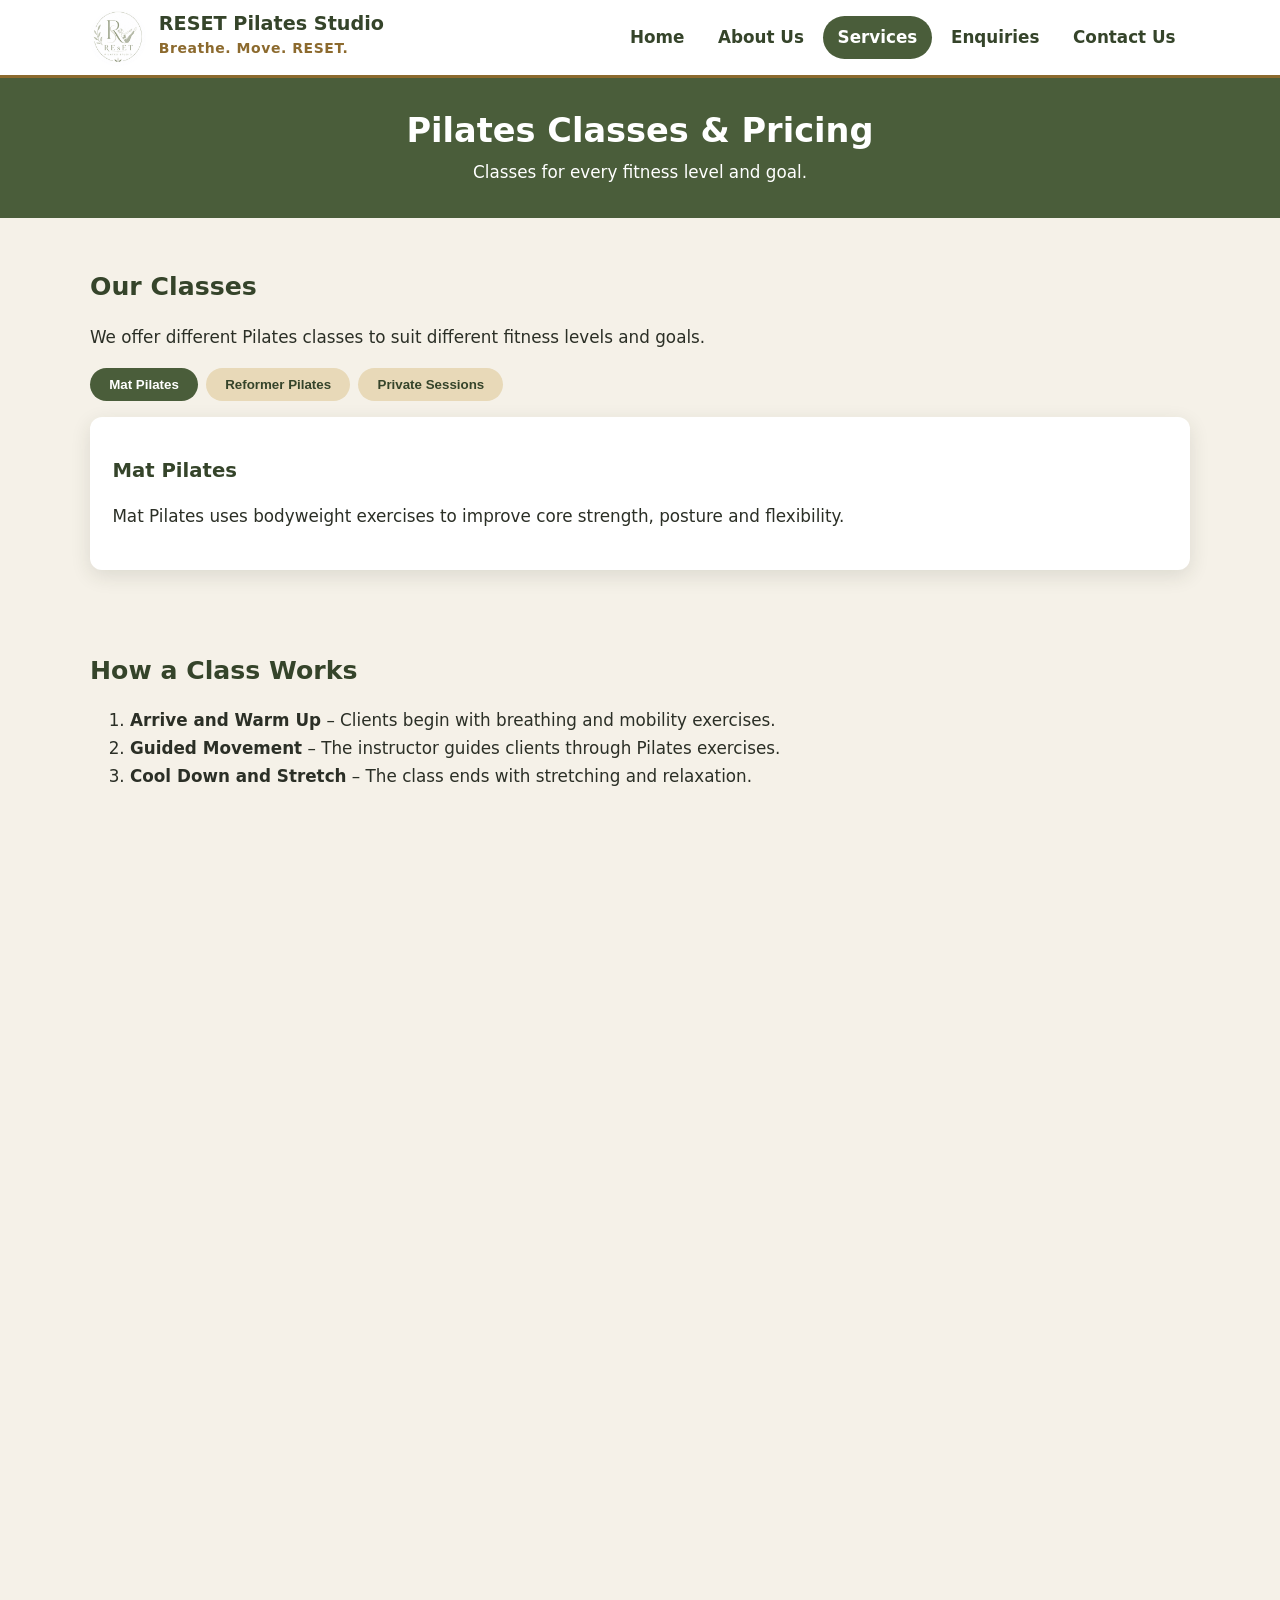
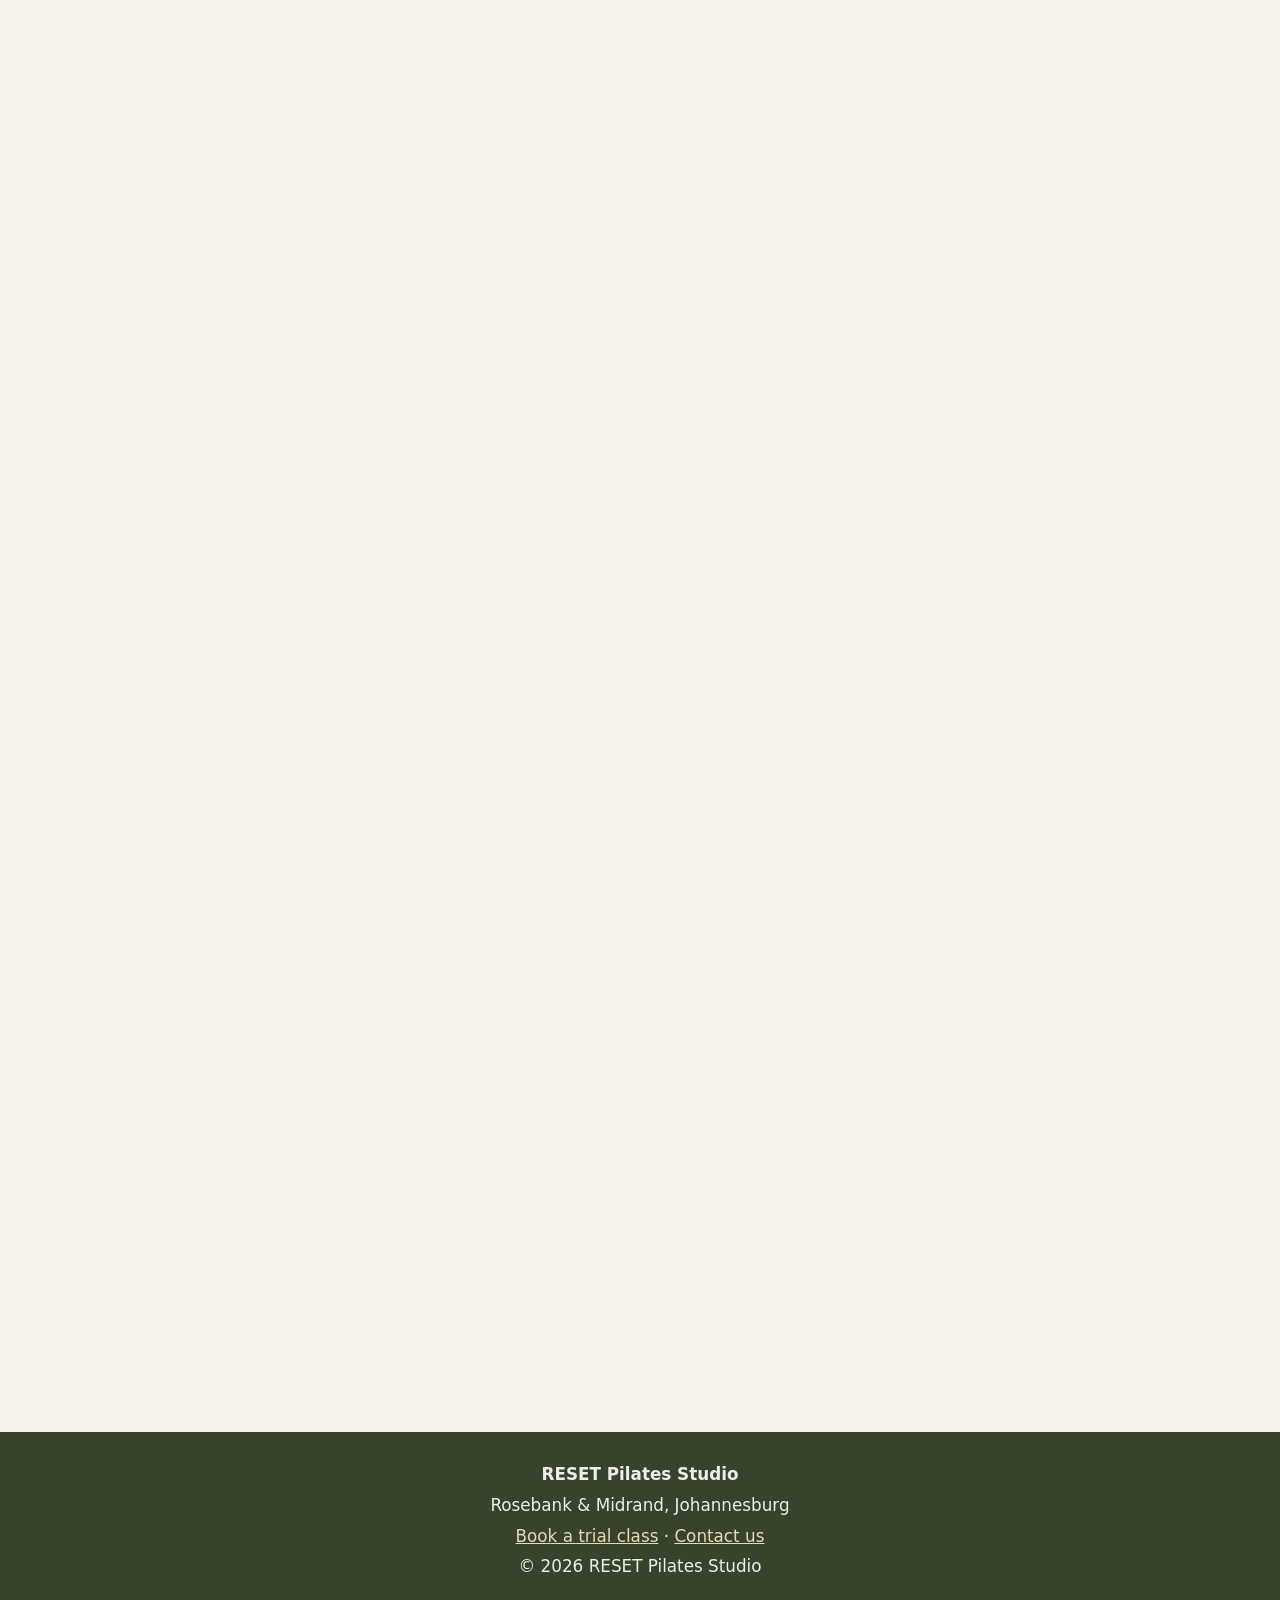
<file: services.html>
<!DOCTYPE html>
<html lang="en-ZA" class="no-js">
<head>
    <meta charset="UTF-8">
    <meta name="viewport" content="width=device-width, initial-scale=1.0">
    <title>Services & Pricing | Mat, Reformer & Private Pilates | RESET</title>
    <meta name="description" content="Browse RESET Pilates Studio classes and prices: Mat Pilates from R180, Reformer Pilates from R280 and Private Sessions from R550. Search our timetable.">
    <meta name="keywords" content="Pilates prices Johannesburg, reformer Pilates classes, mat Pilates timetable, private Pilates session cost">
    <meta name="author" content="Thato Mbewe">
    <meta name="robots" content="index, follow">
    <meta http-equiv="Content-Security-Policy" content="default-src 'self'; script-src 'self'; style-src 'self' https://fonts.googleapis.com; font-src https://fonts.gstatic.com; img-src 'self' data:; connect-src 'self' https://formspree.io; object-src 'none'; base-uri 'self'; frame-ancestors 'self'; form-action 'self' mailto:">
    <meta name="referrer" content="strict-origin-when-cross-origin">
    <link rel="canonical" href="https://thatombewe733.github.io/WEDE5020_POE/services.html">
    <link rel="icon" type="image/png" href="images/studiologo.png">
    <meta property="og:type" content="website">
    <meta property="og:site_name" content="RESET Pilates Studio">
    <meta property="og:title" content="Services & Pricing | Mat, Reformer & Private Pilates | RESET">
    <meta property="og:description" content="Browse RESET Pilates Studio classes and prices: Mat Pilates from R180, Reformer Pilates from R280 and Private Sessions from R550. Search our timetable.">
    <meta property="og:url" content="https://thatombewe733.github.io/WEDE5020_POE/services.html">
    <meta property="og:image" content="https://thatombewe733.github.io/WEDE5020_POE/images/herophoto.png">
    <meta name="twitter:card" content="summary_large_image">
    <link rel="preconnect" href="https://fonts.googleapis.com">
    <link rel="preconnect" href="https://fonts.gstatic.com" crossorigin>
    <link rel="stylesheet" href="https://fonts.googleapis.com/css2?family=Lato:wght@400;700&family=Poppins:wght@500;600&display=swap">
    <link rel="stylesheet" href="css/styles.css">
</head>
<body>
    <a class="skip-link" href="#main">Skip to main content</a>

    <header class="site-header">
        <div class="container header-inner">
            <!-- Logo and studio name -->
            <a class="brand" href="index.html" aria-label="RESET Pilates Studio home">
                <img src="images/studiologo.png" alt="RESET Pilates Studio logo" width="56" height="56">
                <span><strong>RESET Pilates Studio</strong><small>Breathe. Move. RESET.</small></span>
            </a>
            <button class="nav-toggle" aria-expanded="false" aria-controls="site-nav">Menu</button>
            <nav class="main-nav" id="site-nav" aria-label="Main navigation">
                <ul><li><a href="index.html">Home</a></li><li><a href="about.html">About Us</a></li><li><a href="services.html" aria-current="page">Services</a></li><li><a href="enquiries.html">Enquiries</a></li><li><a href="contact.html">Contact Us</a></li></ul>
            </nav>
        </div>
    </header>

    <main id="main">
        <div class="page-title"><div class="container">
            <h1>Pilates Classes &amp; Pricing</h1>
            <p>Classes for every fitness level and goal.</p>
        </div></div>

        <div class="container">
            <section class="block reveal">
                <h2>Our Classes</h2>
                <p>We offer different Pilates classes to suit different fitness levels and goals.</p>
                <div class="tabs">
                    <div class="tab-list" role="tablist" aria-label="Class types">
                        <button role="tab" id="tab-mat" aria-controls="panel-mat" aria-selected="true">Mat Pilates</button>
                        <button role="tab" id="tab-reformer" aria-controls="panel-reformer" aria-selected="false" tabindex="-1">Reformer Pilates</button>
                        <button role="tab" id="tab-private" aria-controls="panel-private" aria-selected="false" tabindex="-1">Private Sessions</button>
                    </div>
                    <div class="card tab-panel" role="tabpanel" id="panel-mat" aria-labelledby="tab-mat">
                        <h3>Mat Pilates</h3>
                        <p>Mat Pilates uses bodyweight exercises to improve core strength, posture and flexibility.</p>
                    </div>
                    <div class="card tab-panel" role="tabpanel" id="panel-reformer" aria-labelledby="tab-reformer" hidden>
                        <h3>Reformer Pilates</h3>
                        <p>Reformer Pilates uses a reformer machine to provide resistance during exercises.</p>
                    </div>
                    <div class="card tab-panel" role="tabpanel" id="panel-private" aria-labelledby="tab-private" hidden>
                        <h3>Private Sessions</h3>
                        <p>Private sessions provide one-on-one coaching based on individual goals.</p>
                    </div>
                </div>
            </section>

            <section class="block reveal">
                <h2>How a Class Works</h2>
                <ol>
                    <li><strong>Arrive and Warm Up</strong> &ndash; Clients begin with breathing and mobility exercises.</li>
                    <li><strong>Guided Movement</strong> &ndash; The instructor guides clients through Pilates exercises.</li>
                    <li><strong>Cool Down and Stretch</strong> &ndash; The class ends with stretching and relaxation.</li>
                </ol>
            </section>

            <section class="block reveal">
                <h2>Class Timetable</h2>
                <p>Search, filter and sort our weekly classes.</p>
                <div class="toolbar">
                    <div><label for="class-search">Search classes</label>
                        <input type="search" id="class-search" placeholder="e.g. beginner, Rosebank, Saturday" autocomplete="off"></div>
                    <div><label for="class-type">Class type</label>
                        <select id="class-type">
                            <option value="all">All types</option>
                            <option value="mat">Mat Pilates</option>
                            <option value="reformer">Reformer Pilates</option>
                            <option value="private">Private Session</option>
                        </select></div>
                    <div><label for="class-sort">Sort by</label>
                        <select id="class-sort">
                            <option value="day">Day and time</option>
                            <option value="price-asc">Price: low to high</option>
                            <option value="price-desc">Price: high to low</option>
                            <option value="name">Name (A&ndash;Z)</option>
                        </select></div>
                </div>
                <p id="class-count" aria-live="polite"></p>
                <div class="grid" id="class-list"></div>
            </section>

            <section class="block reveal">
                <h2>Pricing</h2>
                <div class="table-wrap">
                <table>
                    <caption class="hint">Prices in South African Rand (ZAR)</caption>
                    <thead><tr><th scope="col">Class Type</th><th scope="col">Single Class</th><th scope="col">10-Class Pack</th></tr></thead>
                    <tbody>
                        <tr><td>Mat Pilates</td><td>R180</td><td>R1 500</td></tr>
                        <tr><td>Reformer Pilates</td><td>R280</td><td>R2 400</td></tr>
                        <tr><td>Private Session</td><td>R550</td><td>R4 800</td></tr>
                    </tbody>
                </table>
                </div>
            </section>

            <section class="block reveal">
                <h2>Frequently Asked Questions</h2>
                <div class="accordion">
                    <div class="accordion-item">
                        <h3><button class="accordion-trigger" aria-expanded="false" aria-controls="faq1" id="faq1-btn">Do I need experience to join?</button></h3>
                        <div class="accordion-panel" id="faq1" role="region" aria-labelledby="faq1-btn"><p>No. Our beginner classes teach the basics of breathing and control, and our instructors adapt every exercise to your level.</p></div>
                    </div>
                    <div class="accordion-item">
                        <h3><button class="accordion-trigger" aria-expanded="false" aria-controls="faq2" id="faq2-btn">What should I wear and bring?</button></h3>
                        <div class="accordion-panel" id="faq2" role="region" aria-labelledby="faq2-btn"><p>Wear comfortable, stretchy clothing. Grip socks are recommended for reformer classes, and a water bottle is always a good idea.</p></div>
                    </div>
                    <div class="accordion-item">
                        <h3><button class="accordion-trigger" aria-expanded="false" aria-controls="faq3" id="faq3-btn">How do I book a trial class?</button></h3>
                        <div class="accordion-panel" id="faq3" role="region" aria-labelledby="faq3-btn"><p>Complete the form on our <a href="enquiries.html">enquiries page</a> and we will confirm your session by email.</p></div>
                    </div>
                </div>
            </section>
        </div>
    </main>

    <footer class="site-footer">
        <div class="container">
            <!-- Address of the studio -->
            <p><strong>RESET Pilates Studio</strong></p>
            <p>Rosebank &amp; Midrand, Johannesburg</p>
            <p><a href="enquiries.html">Book a trial class</a> &middot; <a href="contact.html">Contact us</a></p>
            <p>&copy; 2026 RESET Pilates Studio</p>
        </div>
    </footer>
    <script src="js/data.js"></script>
    <script src="js/main.js"></script>
</body>
</html>
</file>
<file: css/styles.css>
/* RESET Pilates Studio - main stylesheet (Part 3) */
:root{
  --moss:#4a5d3a; --moss-dark:#35442a; --brass:#8c6a2e; --brass-light:#e8d9b8;
  --sand:#f5f1e8; --white:#fff; --ink:#2b2f26; --muted:#5d6455; --error:#a12a2a; --ok:#2f6b3a;
  --radius:12px; --shadow:0 6px 20px rgba(40,50,30,.12);
  --font-head:'Poppins',system-ui,-apple-system,'Segoe UI',sans-serif;
  --font-body:'Lato',system-ui,-apple-system,'Segoe UI',sans-serif;
}
*,*::before,*::after{box-sizing:border-box}
html{scroll-behavior:smooth}
body{margin:0;font-family:var(--font-body);color:var(--ink);background:var(--sand);line-height:1.65;font-size:1.05rem}
img{max-width:100%;height:auto;display:block}
h1,h2,h3{font-family:var(--font-head);color:var(--moss-dark);line-height:1.25}
a{color:var(--moss)}
a:focus-visible,button:focus-visible,input:focus-visible,select:focus-visible,textarea:focus-visible{outline:3px solid var(--brass);outline-offset:2px}
.skip-link{position:absolute;left:-999px;top:0;background:var(--brass);color:#fff;padding:.6rem 1rem;z-index:300}
.skip-link:focus{left:0}
.container{width:min(1100px,92%);margin-inline:auto}

/* Header & nav */
.site-header{background:var(--white);border-bottom:3px solid var(--brass);position:sticky;top:0;z-index:100}
.header-inner{display:flex;align-items:center;justify-content:space-between;gap:1rem;padding:.6rem 0}
.brand{display:flex;align-items:center;gap:.8rem;text-decoration:none}
.brand img{width:56px;height:56px;border-radius:50%}
.brand strong{font-family:var(--font-head);color:var(--moss-dark);font-size:1.2rem;display:block;line-height:1.1}
.brand small{color:var(--brass);font-weight:700;letter-spacing:.04em}
.nav-toggle{display:none;background:var(--moss);color:#fff;border:0;border-radius:8px;padding:.5rem .9rem;font-size:1rem;cursor:pointer}
.main-nav ul{list-style:none;margin:0;padding:0;display:flex;gap:.3rem}
.main-nav a{display:block;padding:.5rem .9rem;border-radius:999px;text-decoration:none;color:var(--moss-dark);font-weight:700;transition:background .25s,color .25s}
.main-nav a:hover,.main-nav a[aria-current="page"]{background:var(--moss);color:#fff}

/* Hero */
.hero{position:relative;color:#fff;background:var(--moss-dark)}
.hero img{width:100%;height:clamp(240px,40vw,460px);object-fit:cover;opacity:.55}
.hero-text{position:absolute;inset:0;display:flex;flex-direction:column;justify-content:center;align-items:center;text-align:center;padding:1rem}
.hero-text h1{color:#fff;font-size:clamp(1.8rem,5vw,3.2rem);margin:0 0 .4rem;text-shadow:0 2px 8px rgba(0,0,0,.4)}
.hero-text p{font-size:1.2rem;margin:0 0 1rem;text-shadow:0 1px 6px rgba(0,0,0,.5)}
.page-title{background:var(--moss);color:#fff;padding:2rem 0;text-align:center}
.page-title h1{color:#fff;margin:0}
.page-title p{margin:.4rem 0 0}

main{padding-bottom:2rem}
section.block{padding:2rem 0}
.card{background:var(--white);border-radius:var(--radius);padding:1.4rem;box-shadow:var(--shadow)}
.grid{display:grid;gap:1.4rem;grid-template-columns:repeat(auto-fit,minmax(260px,1fr))}
.btn{display:inline-block;background:var(--brass);color:#fff;border:0;border-radius:999px;padding:.7rem 1.6rem;font-weight:700;font-family:var(--font-head);text-decoration:none;cursor:pointer;font-size:1rem;transition:transform .2s,background .25s}
.btn:hover{background:#6f5324;transform:translateY(-2px)}
.btn-secondary{background:var(--moss)}
.btn-secondary:hover{background:var(--moss-dark)}
.btn[disabled]{opacity:.6;cursor:wait;transform:none}
.two-col{display:grid;gap:1.6rem;grid-template-columns:1fr 1fr;align-items:center}
.photo{border-radius:var(--radius);box-shadow:var(--shadow);width:100%}

/* Scroll-reveal animation */
.reveal{opacity:0;transform:translateY(24px);transition:opacity .7s ease,transform .7s ease}
.reveal.visible{opacity:1;transform:none}
.no-js .reveal{opacity:1;transform:none}

/* Gallery + lightbox */
.gallery{display:grid;gap:1rem;grid-template-columns:repeat(auto-fit,minmax(220px,1fr))}
.gallery button{border:0;padding:0;background:none;cursor:zoom-in;border-radius:var(--radius);overflow:hidden;box-shadow:var(--shadow)}
.gallery img{width:100%;height:240px;object-fit:cover;transition:transform .4s}
.gallery button:hover img{transform:scale(1.07)}
.lightbox{position:fixed;inset:0;background:rgba(20,25,15,.92);display:none;align-items:center;justify-content:center;z-index:500;padding:1rem;flex-direction:column;gap:.8rem}
.lightbox.open{display:flex;animation:fade .3s}
.lightbox img{max-height:78vh;max-width:92vw;border-radius:8px;object-fit:contain}
.lightbox p{color:#fff;margin:0;text-align:center}
.lb-btn{position:absolute;background:rgba(255,255,255,.15);color:#fff;border:0;font-size:2rem;width:3rem;height:3rem;border-radius:50%;cursor:pointer}
.lb-btn:hover{background:rgba(255,255,255,.3)}
.lb-close{top:1rem;right:1rem}.lb-prev{left:1rem;top:50%}.lb-next{right:1rem;top:50%}
@keyframes fade{from{opacity:0}to{opacity:1}}

/* Accordion */
.accordion-item{background:#fff;border-radius:var(--radius);margin-bottom:.7rem;box-shadow:var(--shadow);overflow:hidden}
.accordion-trigger{width:100%;text-align:left;background:none;border:0;padding:1rem 1.2rem;font:700 1.05rem var(--font-head);color:var(--moss-dark);cursor:pointer;display:flex;justify-content:space-between;gap:1rem}
.accordion-trigger::after{content:'+';color:var(--brass);font-size:1.4rem;line-height:1}
.accordion-trigger[aria-expanded="true"]::after{content:'\2212'}
.accordion-panel{max-height:0;overflow:hidden;transition:max-height .4s ease;padding:0 1.2rem}
.accordion-panel p{margin:0 0 1rem}
.accordion-panel.open{max-height:400px}

/* Tabs */
.tab-list{display:flex;flex-wrap:wrap;gap:.5rem;margin-bottom:1rem}
.tab-list button{background:var(--brass-light);border:0;border-radius:999px;padding:.55rem 1.2rem;font-weight:700;cursor:pointer;color:var(--moss-dark)}
.tab-list button[aria-selected="true"]{background:var(--moss);color:#fff}
.tab-panel[hidden]{display:none}
.tab-panel{animation:fade .4s}

/* Modal */
.modal{position:fixed;inset:0;background:rgba(20,25,15,.6);display:none;align-items:center;justify-content:center;z-index:400;padding:1rem}
.modal.open{display:flex;animation:fade .25s}
.modal-box{background:#fff;border-radius:var(--radius);max-width:520px;width:100%;padding:1.6rem;position:relative;box-shadow:var(--shadow)}
.modal-close{position:absolute;top:.6rem;right:.8rem;background:none;border:0;font-size:1.8rem;cursor:pointer;color:var(--muted)}

/* Search / filter */
.toolbar{display:grid;gap:.8rem;grid-template-columns:2fr 1fr 1fr;margin-bottom:1.2rem}
.toolbar label{font-weight:700;font-size:.9rem;display:block}
.toolbar input,.toolbar select{width:100%;padding:.6rem;border:2px solid #cfc8b6;border-radius:8px;font:inherit;background:#fff}
.class-card h3{margin-top:0}
.tag{display:inline-block;background:var(--brass-light);color:var(--moss-dark);border-radius:999px;padding:.1rem .7rem;font-size:.85rem;font-weight:700}
.price{font-family:var(--font-head);font-weight:700;color:var(--brass)}
.no-results{text-align:center;color:var(--muted);padding:1rem}

/* Tables */
.table-wrap{overflow-x:auto}
table{border-collapse:collapse;width:100%;background:#fff;border-radius:var(--radius);overflow:hidden;box-shadow:var(--shadow)}
th,td{padding:.8rem 1rem;text-align:left;border-bottom:1px solid var(--brass-light)}
th{background:var(--moss);color:#fff}

/* Forms */
.form-card{max-width:680px;margin-inline:auto}
.field{margin-bottom:1.1rem}
.field label{display:block;font-weight:700;margin-bottom:.25rem}
.field input,.field select,.field textarea{width:100%;padding:.7rem;border:2px solid #cfc8b6;border-radius:8px;font:inherit;background:#fff}
.field input:focus,.field select:focus,.field textarea:focus{border-color:var(--moss)}
.field.invalid input,.field.invalid select,.field.invalid textarea{border-color:var(--error)}
.field.valid input,.field.valid select,.field.valid textarea{border-color:var(--ok)}
.error-msg{color:var(--error);font-size:.9rem;min-height:1.2em;margin:.2rem 0 0}
.hint{color:var(--muted);font-size:.85rem}
.form-status{margin-top:1rem;padding:1rem;border-radius:8px;display:none}
.form-status.show{display:block}
.form-status.success{background:#e4f1e5;border-left:5px solid var(--ok)}
.form-status.fail{background:#f8e3e3;border-left:5px solid var(--error)}
.email-preview{white-space:pre-wrap;background:#fff;border:1px dashed var(--brass);border-radius:8px;padding:.8rem;margin:.6rem 0;font-size:.95rem}
.hp{position:absolute;left:-5000px}
#map{height:420px;border-radius:var(--radius);box-shadow:var(--shadow);overflow:hidden;background:#e9e9e9}
#map iframe{width:100%;height:100%;border:0;display:block}
.map-hint{margin-top:.6rem;font-size:.95rem}
.map-switch .btn[aria-pressed="true"]{outline:2px solid var(--brass);outline-offset:2px}
.map-switch{display:flex;gap:.5rem;margin-bottom:.8rem;flex-wrap:wrap}

/* Footer */
.site-footer{background:var(--moss-dark);color:#eee;text-align:center;padding:1.6rem 0}
.site-footer a{color:var(--brass-light)}
.site-footer p{margin:.2rem 0}

@media (max-width:760px){
  .nav-toggle{display:block}
  .main-nav{display:none;position:absolute;left:0;right:0;top:100%;background:#fff;border-bottom:3px solid var(--brass)}
  .main-nav.open{display:block}
  .main-nav ul{flex-direction:column;padding:.6rem 4%}
  .two-col,.toolbar{grid-template-columns:1fr}
}
@media (prefers-reduced-motion:reduce){*{animation:none!important;transition:none!important}.reveal{opacity:1;transform:none}}
</file>
